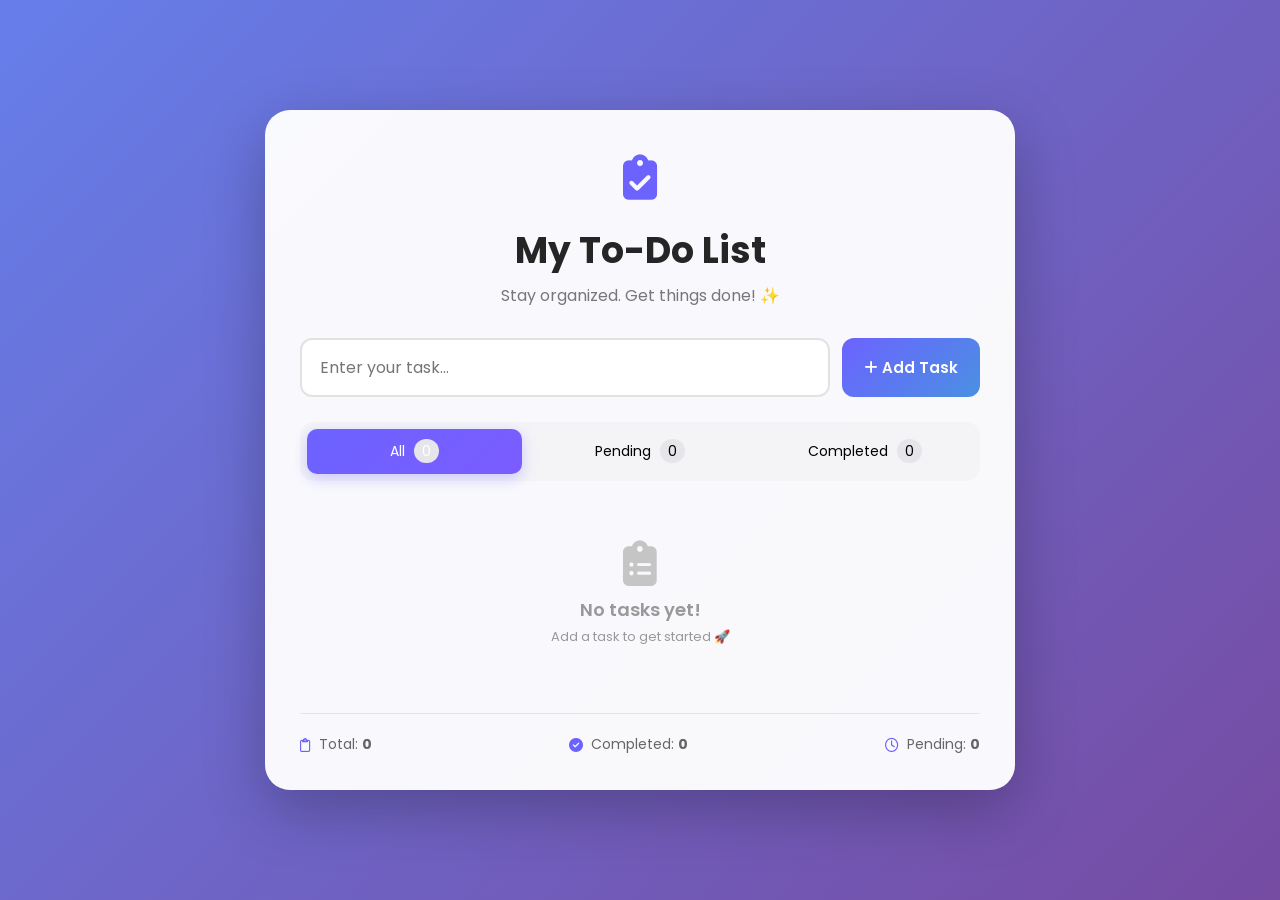
<file: index.html>
<!DOCTYPE html>
<html lang="en">

<head>
    <meta charset="UTF-8">
    <meta name="viewport" content="width=device-width, initial-scale=1.0">

    <title>My To-Do List</title>

    <link rel="stylesheet" href="style.css">

    <!-- Font Awesome Icons -->
    <link rel="stylesheet"
        href="https://cdnjs.cloudflare.com/ajax/libs/font-awesome/6.5.1/css/all.min.css">
</head>

<body>

    <div class="todo-container">

        <!-- Header -->
        <div class="header">
            <div class="logo">
                <i class="fa-solid fa-clipboard-check"></i>
            </div>

            <h1>My To-Do List</h1>
            <p>Stay organized. Get things done! ✨</p>
        </div>


        <!-- Add Task -->
        <div class="task-input">
            <input
                type="text"
                id="taskInput"
                placeholder="Enter your task..."
            >

            <button id="addBtn">
                <i class="fa-solid fa-plus"></i>
                Add Task
            </button>
        </div>


        <!-- Filters -->
        <div class="filters">

            <button class="filter-btn active" data-filter="all">
                All <span id="allCount">0</span>
            </button>

            <button class="filter-btn" data-filter="pending">
                Pending <span id="pendingCount">0</span>
            </button>

            <button class="filter-btn" data-filter="completed">
                Completed <span id="completedCount">0</span>
            </button>

        </div>


        <!-- Task List -->
        <ul id="taskList"></ul>


        <!-- Empty Message -->
        <div id="emptyMessage">
            <i class="fa-solid fa-clipboard-list"></i>
            <p>No tasks yet!</p>
            <span>Add a task to get started 🚀</span>
        </div>


        <!-- Footer Statistics -->
        <div class="stats">

            <div class="stat">
                <i class="fa-regular fa-clipboard"></i>
                <span>Total: <b id="totalTasks">0</b></span>
            </div>

            <div class="stat">
                <i class="fa-solid fa-circle-check"></i>
                <span>Completed: <b id="completedTasks">0</b></span>
            </div>

            <div class="stat">
                <i class="fa-regular fa-clock"></i>
                <span>Pending: <b id="pendingTasks">0</b></span>
            </div>

        </div>

    </div>


    <script src="script.js"></script>

</body>
</html>
</file>
<file: style.css>
@import url('https://fonts.googleapis.com/css2?family=Poppins:wght@400;500;600;700&display=swap');

* {
    margin: 0;
    padding: 0;
    box-sizing: border-box;
}

body {
    font-family: "Poppins", sans-serif;
    min-height: 100vh;

    display: flex;
    justify-content: center;
    align-items: center;

    padding: 30px 15px;

    background: linear-gradient(
        135deg,
        #667eea,
        #764ba2
    );
}

/* Main Container */

.todo-container {
    width: 100%;
    max-width: 750px;

    background: rgba(255, 255, 255, 0.96);

    padding: 35px;

    border-radius: 25px;

    box-shadow:
        0 20px 60px rgba(0, 0, 0, 0.25);
}


/* Header */

.header {
    text-align: center;
    margin-bottom: 30px;
}

.logo {
    font-size: 45px;
    color: #6c63ff;
    margin-bottom: 10px;
}

.header h1 {
    font-size: 36px;
    color: #252525;
}

.header p {
    color: #777;
    margin-top: 5px;
}


/* Task Input */

.task-input {
    display: flex;
    gap: 12px;
    margin-bottom: 25px;
}

.task-input input {
    flex: 1;

    padding: 15px 18px;

    border: 2px solid #e2e2e2;
    border-radius: 12px;

    font-size: 16px;
    font-family: inherit;

    outline: none;

    transition: 0.3s;
}

.task-input input:focus {
    border-color: #6c63ff;
}

.task-input button {
    border: none;

    padding: 15px 22px;

    border-radius: 12px;

    background: linear-gradient(
        135deg,
        #6c63ff,
        #4a90e2
    );

    color: white;

    font-size: 15px;
    font-family: inherit;
    font-weight: 600;

    cursor: pointer;

    transition: 0.3s;
}

.task-input button:hover {
    transform: translateY(-2px);

    box-shadow:
        0 8px 20px rgba(76, 99, 255, 0.3);
}


/* Filters */

.filters {
    display: flex;

    justify-content: space-between;

    gap: 10px;

    background: #f4f4f7;

    padding: 7px;

    border-radius: 14px;

    margin-bottom: 20px;
}

.filter-btn {
    flex: 1;

    border: none;

    background: transparent;

    padding: 12px;

    border-radius: 10px;

    font-family: inherit;
    font-size: 14px;

    cursor: pointer;

    transition: 0.3s;
}

.filter-btn span {
    background: #e5e5ea;

    padding: 2px 8px;

    border-radius: 20px;

    margin-left: 5px;
}

.filter-btn.active {
    background: linear-gradient(
        135deg,
        #6c63ff,
        #7b5cff
    );

    color: white;

    box-shadow:
        0 5px 15px rgba(108, 99, 255, 0.3);
}


/* Task List */

#taskList {
    list-style: none;
}

.task-item {
    display: flex;

    align-items: center;

    gap: 15px;

    padding: 17px;

    margin-bottom: 12px;

    background: #fafafa;

    border: 1px solid #ececec;

    border-radius: 15px;

    transition: 0.3s;
}

.task-item:hover {
    transform: translateY(-2px);

    box-shadow:
        0 7px 18px rgba(0, 0, 0, 0.08);
}


/* Checkbox */

.check-btn {
    width: 28px;
    height: 28px;

    border-radius: 50%;

    border: 2px solid #aaa;

    background: white;

    cursor: pointer;

    display: flex;

    justify-content: center;
    align-items: center;

    transition: 0.3s;
}

.check-btn i {
    display: none;
}

.task-item.completed .check-btn {
    background: #27ae60;

    border-color: #27ae60;

    color: white;
}

.task-item.completed .check-btn i {
    display: block;
}


/* Task Text */

.task-content {
    flex: 1;
}

.task-text {
    font-size: 16px;

    color: #333;

    word-break: break-word;
}

.task-date {
    font-size: 12px;

    color: #999;

    margin-top: 5px;
}

.completed .task-text {
    text-decoration: line-through;

    color: #999;
}


/* Delete Button */

.delete-btn {
    border: none;

    background: transparent;

    color: #ff4d4d;

    font-size: 20px;

    cursor: pointer;

    padding: 8px;

    transition: 0.3s;
}

.delete-btn:hover {
    color: #e60000;

    transform: scale(1.15);
}


/* Empty Message */

#emptyMessage {
    text-align: center;

    padding: 40px 10px;

    color: #999;
}

#emptyMessage i {
    font-size: 45px;

    color: #c5c5c5;

    margin-bottom: 10px;
}

#emptyMessage p {
    font-size: 18px;

    font-weight: 600;
}

#emptyMessage span {
    font-size: 13px;
}


/* Stats */

.stats {
    display: flex;

    justify-content: space-between;

    gap: 15px;

    margin-top: 25px;

    padding-top: 20px;

    border-top: 1px solid #e5e5e5;
}

.stat {
    display: flex;

    align-items: center;

    gap: 8px;

    color: #666;

    font-size: 14px;
}

.stat i {
    color: #6c63ff;
}


/* =========================
   MOBILE RESPONSIVE
========================= */

@media (max-width: 600px) {

    body {
        padding: 15px 10px;
        align-items: flex-start;
    }

    .todo-container {
        padding: 22px 15px;

        border-radius: 20px;
    }

    .header h1 {
        font-size: 28px;
    }

    .header p {
        font-size: 13px;
    }

    .logo {
        font-size: 38px;
    }


    /* Input Mobile */

    .task-input {
        flex-direction: column;
    }

    .task-input input,
    .task-input button {
        width: 100%;
    }


    /* Filters Mobile */

    .filters {
        gap: 5px;
    }

    .filter-btn {
        font-size: 11px;

        padding: 10px 4px;
    }

    .filter-btn span {
        padding: 2px 5px;

        margin-left: 2px;
    }


    /* Tasks */

    .task-item {
        padding: 13px;

        gap: 10px;
    }

    .task-text {
        font-size: 14px;
    }


    /* Stats Mobile */

    .stats {
        flex-direction: column;

        gap: 12px;
    }

    .stat {
        justify-content: center;
    }
}
</file>
